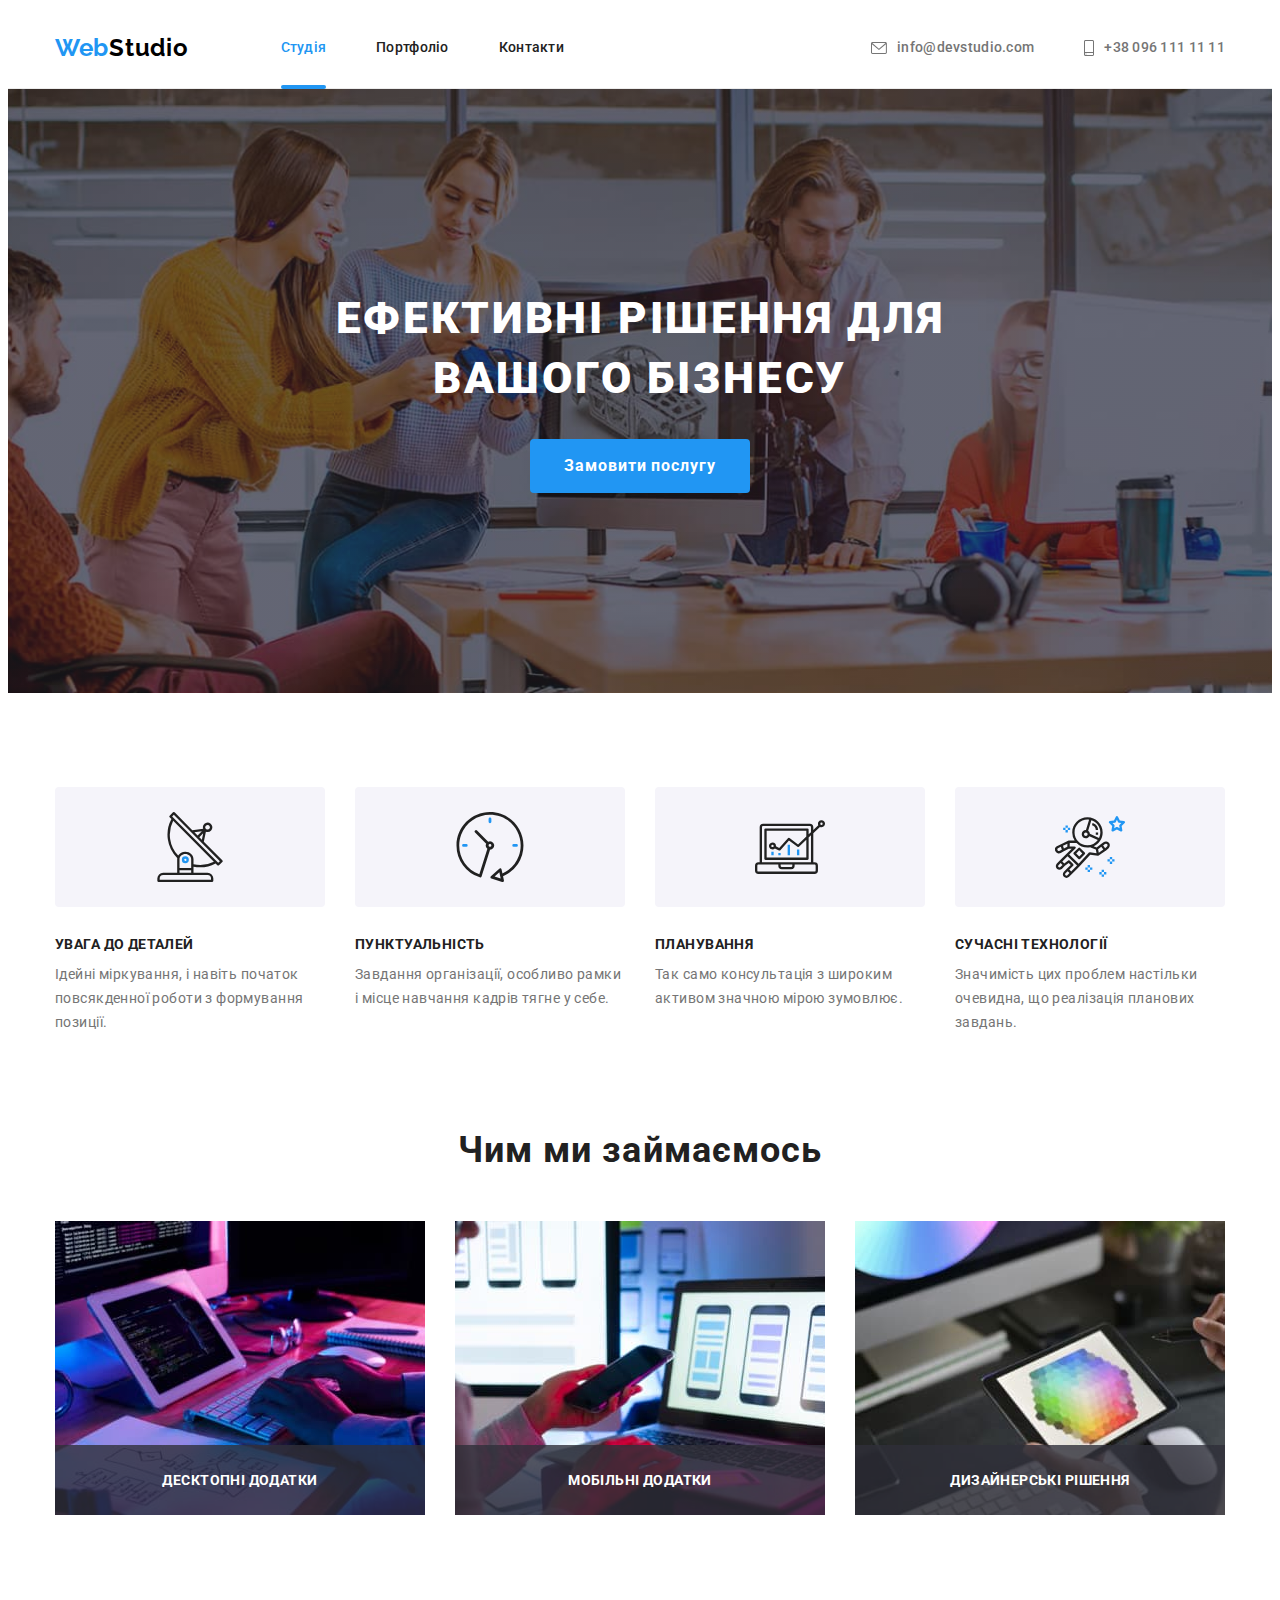
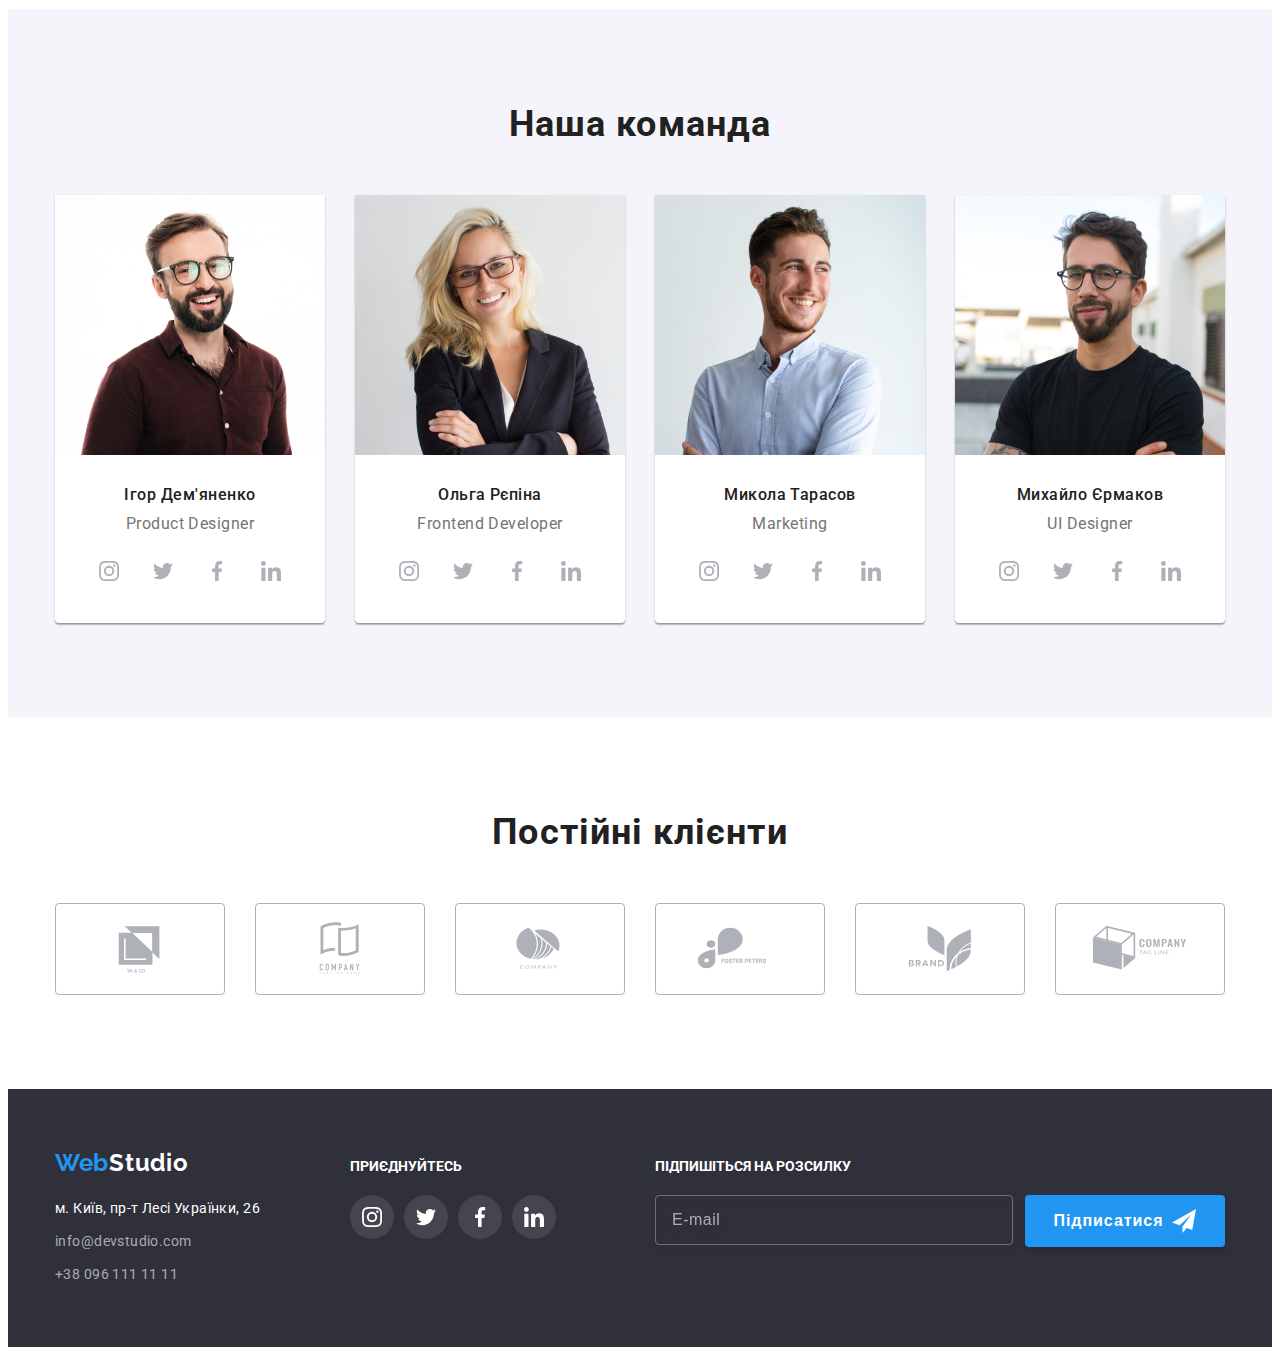
<file: index.html>
<!DOCTYPE html>
<html lang="uk">
  <head>
    <meta charset="UTF-8" />
    <meta http-equiv="X-UA-Compatible" content="IE=edge" />
    <meta name="viewport" content="width=device-width, initial-scale=1.0" />
    <title>webstudio</title>
    <link rel="preconnect" href="https://fonts.googleapis.com" />
    <link rel="preconnect" href="https://fonts.gstatic.com" crossorigin />
    <link
      href="https://fonts.googleapis.com/css2?family=Raleway:wght@700&family=Roboto:wght@400;500;700;900&display=swap"
      rel="stylesheet"
    />
    <link
      rel="stylesheet"
      href="https://cdnjs.cloudflare.com/ajax/libs/modern-normalize/1.1.0/modern-normalize.min.css"
      integrity="sha512-wpPYUAdjBVSE4KJnH1VR1HeZfpl1ub8YT/NKx4PuQ5NmX2tKuGu6U/JRp5y+Y8XG2tV+wKQpNHVUX03MfMFn9Q=="
      crossorigin="anonymous"
      referrerpolicy="no-referrer"
    />
    <!--<link rel="stylesheet" href="./css/styles.css" />-->
    <link rel="stylesheet" href="./css/main.min.css" />
  </head>
  <body>
    <header class="header">
      <div class="container header__container">
        <nav class="menu">
          <div class="logo">
            <a
              class="logo navigation__logo navigation__logo--color-dark link"
              href="./index.html"
              ><span class="navigation__logo-accent">Web</span>Studio</a
            >
          </div>
          <button
            class="menu__button"
            aria-expanded="false"
            aria-controls="menu__mobile-list"
            type="button"
            data-menu__button
          >
            <svg
              width="40px"
              height="40px"
              aria-label="Перемикач мобільного меню"
            >
              <use
                class="menu__button-close"
                href="./images/icons.svg#header-menu-close"
              ></use>
              <use
                class="menu__button-open"
                href="./images/icons.svg#header-menu"
              ></use>
            </svg>
          </button>
          <div class="menu__mobile-list" id="menu__mobile-list" data-menu>
            <ul class="menu__list list">
              <li class="menu__item">
                <a href="./index.html" class="link menu__link current"
                  >Студія</a
                >
              </li>
              <li class="menu__item">
                <a href="./portfolio.html" class="link menu__link">Портфоліо</a>
              </li>
              <li class="menu__item">
                <a href="" class="link menu__link">Контакти</a>
              </li>
            </ul>
            <ul class="contacts contacts__block list">
              <li class="contacts__item">
                <a href="mailto:info@devstudio.com" class="link contacts__link">
                  <svg
                    class="icon contacts__icon"
                    aria-hidden="true"
                    width="16"
                    height="12"
                  >
                    <use href="./images/icons.svg#icon-mail"></use>
                  </svg>
                  info@devstudio.com</a
                >
              </li>
              <li class="contacts__item">
                <a
                  href="tel:+380961111111"
                  class="link contacts__link contacts__link-accent"
                >
                  <svg
                    class="icon contacts__icon"
                    aria-hidden="true"
                    width="10"
                    height="16"
                  >
                    <use href="./images/icons.svg#icon-smartphone"></use>
                  </svg>
                  +38 096 111 11 11</a
                >
              </li>
            </ul>
            <ul class="social-mobile list">
              <li class="social-mobile__link-wrap">
                <a
                  class="link social-mobile__link social-mobile__link--line"
                  href="#"
                  >Instagram</a
                >
              </li>
              <li class="social-mobile__link-wrap">
                <a
                  class="link social-mobile__link social-mobile__link--line"
                  href="#"
                  >Twitter</a
                >
              </li>
              <li class="social-mobile__link-wrap">
                <a
                  class="link social-mobile__link social-mobile__link--line"
                  href="#"
                  >Facebook</a
                >
              </li>
              <li class="social-mobile__link-wrap">
                <a class="link social-mobile__link" href="#">LinkedIn</a>
              </li>
            </ul>
          </div>
        </nav>
      </div>
    </header>
    <main class="main">
      <section class="section-hero">
        <h1 class="section-hero__title">
          Ефективні рішення для <br />
          вашого бізнесу
        </h1>
        <button class="btn section-hero__btn" type="button" data-modal-open>
          Замовити послугу
        </button>
      </section>
      <section class="card section">
        <div class="card__list container">
          <h2 class="subject visually-hidden">наші переваги</h2>
          <ul class="card__item list">
            <li class="card__wrap">
              <div class="card__icon">
                <svg width="70" height="70">
                  <use href="./images/icons.svg#icon-antenna"></use>
                </svg>
              </div>
              <h3 class="card__subtitle">Увага до деталей</h3>
              <p class="card__text">
                Ідейні міркування, і навіть початок повсякденної роботи з
                формування позиції.
              </p>
            </li>
            <li class="card__wrap">
              <div class="card__icon">
                <svg width="70" height="70">
                  <use href="./images/icons.svg#icon-clock"></use>
                </svg>
              </div>
              <h3 class="card__subtitle">Пунктуальність</h3>
              <p class="card__text">
                Завдання організації, особливо рамки і місце навчання кадрів
                тягне у себе.
              </p>
            </li>
            <li class="card__wrap">
              <div class="card__icon">
                <svg width="70" height="70">
                  <use href="./images/icons.svg#icon-diagram"></use>
                </svg>
              </div>
              <h3 class="card__subtitle">Планування</h3>
              <p class="card__text">
                Так само консультація з широким активом значною мірою зумовлює.
              </p>
            </li>
            <li class="card__wrap">
              <div class="card__icon">
                <svg width="70" height="70">
                  <use href="./images/icons.svg#icon-astronaut"></use>
                </svg>
              </div>
              <h3 class="card__subtitle">Сучасні технології</h3>
              <p class="card__text">
                Значимість цих проблем настільки очевидна, що реалізація
                планових завдань.
              </p>
            </li>
          </ul>
        </div>
      </section>
      <section class="section section-work">
        <div class="container">
          <h3 class="middle-section">Чим ми займаємось</h3>
          <ul class="work-list list">
            <li>
              <img
                srcset="
                  ./images/hw_img1_1x.jpg 1x,
                  ./images/hw_img1_2x.jpg 2x,
                  ./images/hw_img1_3x.jpg 3x
                "
                src="./images/hw_img1_1x.jpg"
                alt="людина програмує перед монітором"
                width="370"
              />
              <div class="work-label">
                <h4 class="work-title">Десктопні додатки</h4>
              </div>
            </li>
            <li>
              <img
                srcset="
                  ./images/hw_img2_1x.jpg 1x,
                  ./images/hw_img2_2x.jpg 2x,
                  ./images/hw_img2_3x.jpg 3x
                "
                src="./images/hw_img2_1x.jpg"
                alt="людина працює за ноутбуком та смартфоном"
                width="370"
              />
              <div class="work-label">
                <h4 class="work-title">Мобільні додатки</h4>
              </div>
            </li>
            <li>
              <img
                srcset="
                  ./images/hw_img3_1x.jpg 1x,
                  ./images/hw_img3_2x.jpg 2x,
                  ./images/hw_img3_3x.jpg 3x
                "
                src="./images/hw_img3_1x.jpg"
                alt="людина працює на планшеті"
                width="370"
              />
              <div class="work-label">
                <h4 class="work-title">Дизайнерські рішення</h4>
              </div>
            </li>
          </ul>
        </div>
      </section>
      <section class="team section">
        <div class="team__section container">
          <h2 class="team__title">Наша команда</h2>
          <ul class="team__item list">
            <li class="team__list">
              <picture>
                <source
                  srcset="
                    ./images/worker1_270_1x.jpg 1x,
                    ./images/worker1_270_2x.jpg 2x,
                    ./images/worker1_270_3x.jpg 3x
                  "
                  media="(min-width: 1200px)"
                />
                <source
                  srcset="
                    ./images/worker1_354_1x.jpg 1x,
                    ./images/worker1_354_2x.jpg 2x,
                    ./images/worker1_354_3x.jpg 3x
                  "
                  media="(min-width: 768px)"
                />
                <source
                  srcset="
                    ./images/worker1_450_1x.jpg 1x,
                    ./images/worker1_450_2x.jpg 2x,
                    ./images/worker1_450_3x.jpg 3x
                  "
                  media="(max-width: 767px)"
                />
                <img
                  src="./images/worker1_450_1x.jpg"
                  alt="чоловік в окулярах"
                />
              </picture>
              <div class="team__name">
                <h3 class="team__subtitle">Ігор Дем'яненко</h3>
                <p class="team__text">Product Designer</p>
                <ul class="social list">
                  <li class="social__list">
                    <a
                      href="#"
                      class="social__link link"
                      target="_blank"
                      rel="noopener noreferrer nofollow"
                    >
                      <svg class="social__icon" width="20" height="20">
                        <use href="./images/icons.svg#icon-instagram"></use>
                      </svg>
                    </a>
                  </li>
                  <li class="social__list">
                    <a
                      href="#"
                      class="social__link link"
                      target="_blank"
                      rel="noopener noreferrer nofollow"
                    >
                      <svg class="social__icon" width="20" height="20">
                        <use href="./images/icons.svg#icon-twitter"></use>
                      </svg>
                    </a>
                  </li>
                  <li class="social__list">
                    <a
                      href="#"
                      class="social__link link"
                      target="_blank"
                      rel="noopener noreferrer nofollow"
                    >
                      <svg class="social__icon" width="20" height="20">
                        <use href="./images/icons.svg#icon-facebook"></use>
                      </svg>
                    </a>
                  </li>
                  <li class="social__list">
                    <a
                      href="#"
                      class="social__link link"
                      target="_blank"
                      rel="noopener noreferrer nofollow"
                    >
                      <svg class="social__icon" width="20" height="20">
                        <use href="./images/icons.svg#icon-linkedin"></use>
                      </svg>
                    </a>
                  </li>
                </ul>
              </div>
            </li>
            <li class="team__list">
              <picture>
                <source
                  srcset="
                    ./images/worker2_270_1x.jpg 1x,
                    ./images/worker2_270_2x.jpg 2x,
                    ./images/worker2_270_3x.jpg 3x
                  "
                  media="(min-width: 1200px)"
                />
                <source
                  srcset="
                    ./images/worker2_354_1x.jpg 1x,
                    ./images/worker2_354_2x.jpg 2x,
                    ./images/worker2_354_3x.jpg 3x
                  "
                  media="(min-width: 768px)"
                />
                <source
                  srcset="
                    ./images/worker2_450_1x.jpg 1x,
                    ./images/worker2_450_2x.jpg 2x,
                    ./images/worker2_450_3x.jpg 3x
                  "
                  media="(max-width: 767px)"
                />
                <img src="./images/worker2_450_1x.jpg" alt="жінка в окулярах" />
              </picture>
              <div class="team__name">
                <h3 class="team__subtitle">Ольга Рєпіна</h3>
                <p class="team__text">Frontend Developer</p>
                <ul class="social list">
                  <li class="social__list">
                    <a
                      href="#"
                      class="social__link link"
                      target="_blank"
                      rel="noopener noreferrer nofollow"
                    >
                      <svg class="social__icon" width="20" height="20">
                        <use href="./images/icons.svg#icon-instagram"></use>
                      </svg>
                    </a>
                  </li>
                  <li class="social__list">
                    <a
                      href="#"
                      class="social__link link"
                      target="_blank"
                      rel="noopener noreferrer nofollow"
                    >
                      <svg class="social__icon" width="20" height="20">
                        <use href="./images/icons.svg#icon-twitter"></use>
                      </svg>
                    </a>
                  </li>
                  <li class="social__list">
                    <a
                      href="#"
                      class="social__link link"
                      target="_blank"
                      rel="noopener noreferrer nofollow"
                    >
                      <svg class="social__icon" width="20" height="20">
                        <use href="./images/icons.svg#icon-facebook"></use>
                      </svg>
                    </a>
                  </li>
                  <li class="social__list">
                    <a
                      href="#"
                      class="social__link link"
                      target="_blank"
                      rel="noopener noreferrer nofollow"
                    >
                      <svg class="social__icon" width="20" height="20">
                        <use href="./images/icons.svg#icon-linkedin"></use>
                      </svg>
                    </a>
                  </li>
                </ul>
              </div>
            </li>
            <li class="team__list">
              <picture>
                <source
                  srcset="
                    ./images/worker3_270_1x.jpg 1x,
                    ./images/worker3_270_2x.jpg 2x,
                    ./images/worker3_270_3x.jpg 3x
                  "
                  media="(min-width: 1200px)"
                />
                <source
                  srcset="
                    ./images/worker3_354_1x.jpg 1x,
                    ./images/worker3_354_2x.jpg 2x,
                    ./images/worker3_354_3x.jpg 3x
                  "
                  media="(min-width: 768px)"
                />
                <source
                  srcset="
                    ./images/worker3_450_1x.jpg 1x,
                    ./images/worker3_450_2x.jpg 2x,
                    ./images/worker3_450_3x.jpg 3x
                  "
                  media="(max-width: 767px)"
                />
                <img
                  src="./images/worker3_450_1x.jpg"
                  alt="хлопець посміхається"
                />
              </picture>
              <div class="team__name">
                <h3 class="team__subtitle">Микола Тарасов</h3>
                <p class="team__text">Marketing</p>
                <ul class="social list">
                  <li class="social__list">
                    <a
                      href="#"
                      class="social__link link"
                      target="_blank"
                      rel="noopener noreferrer nofollow"
                    >
                      <svg class="social__icon" width="20" height="20">
                        <use href="./images/icons.svg#icon-instagram"></use>
                      </svg>
                    </a>
                  </li>
                  <li class="social__list">
                    <a
                      href="#"
                      class="social__link link"
                      target="_blank"
                      rel="noopener noreferrer nofollow"
                    >
                      <svg class="social__icon" width="20" height="20">
                        <use href="./images/icons.svg#icon-twitter"></use>
                      </svg>
                    </a>
                  </li>
                  <li class="social__list">
                    <a
                      href="#"
                      class="social__link link"
                      target="_blank"
                      rel="noopener noreferrer nofollow"
                    >
                      <svg class="social__icon" width="20" height="20">
                        <use href="./images/icons.svg#icon-facebook"></use>
                      </svg>
                    </a>
                  </li>
                  <li class="social__list">
                    <a
                      href="#"
                      class="social__link link"
                      target="_blank"
                      rel="noopener noreferrer nofollow"
                    >
                      <svg class="social__icon" width="20" height="20">
                        <use href="./images/icons.svg#icon-linkedin"></use>
                      </svg>
                    </a>
                  </li>
                </ul>
              </div>
            </li>
            <li class="team__list">
              <picture>
                <source
                  srcset="
                    ./images/worker4_270_1x.jpg 1x,
                    ./images/worker4_270_2x.jpg 2x,
                    ./images/worker4_270_3x.jpg 3x
                  "
                  media="(min-width: 1200px)"
                />
                <source
                  srcset="
                    ./images/worker4_354_1x.jpg 1x,
                    ./images/worker4_354_2x.jpg 2x,
                    ./images/worker4_354_3x.jpg 3x
                  "
                  media="(min-width: 768px)"
                />
                <source
                  srcset="
                    ./images/worker4_450_1x.jpg 1x,
                    ./images/worker4_450_2x.jpg 2x,
                    ./images/worker4_450_3x.jpg 3x
                  "
                  media="(max-width: 767px)"
                />
                <img
                  src="./images/worker4_450_1x.jpg"
                  alt="чоловік в окулярах"
                />
              </picture>
              <div class="team__name">
                <h3 class="team__subtitle">Михайло Єрмаков</h3>
                <p class="team__text">UI Designer</p>
                <ul class="social list">
                  <li class="social__list">
                    <a
                      href="#"
                      class="social__link link"
                      target="_blank"
                      rel="noopener noreferrer nofollow"
                    >
                      <svg class="social__icon" width="20" height="20">
                        <use href="./images/icons.svg#icon-instagram"></use>
                      </svg>
                    </a>
                  </li>
                  <li class="social__list">
                    <a
                      href="#"
                      class="social__link link"
                      target="_blank"
                      rel="noopener noreferrer nofollow"
                    >
                      <svg class="social__icon" width="20" height="20">
                        <use href="./images/icons.svg#icon-twitter"></use>
                      </svg>
                    </a>
                  </li>
                  <li class="social__list">
                    <a
                      href="#"
                      class="social__link link"
                      target="_blank"
                      rel="noopener noreferrer nofollow"
                    >
                      <svg class="social__icon" width="20" height="20">
                        <use href="./images/icons.svg#icon-facebook"></use>
                      </svg>
                    </a>
                  </li>
                  <li class="social__list">
                    <a
                      href="#"
                      class="social__link link"
                      target="_blank"
                      rel="noopener noreferrer nofollow"
                    >
                      <svg class="social__icon" width="20" height="20">
                        <use href="./images/icons.svg#icon-linkedin"></use>
                      </svg>
                    </a>
                  </li>
                </ul>
              </div>
            </li>
          </ul>
        </div>
      </section>
      <section class="clients-section section">
        <div class="container">
          <h2 class="clients-title">Постійні клієнти</h2>
          <ul class="clients-list list">
            <li class="clients-item">
              <a href="#" class="clients-link link">
                <svg class="clients-icon" width="106" height="60">
                  <use href="./images/icons.svg#icon-logo1"></use>
                </svg>
              </a>
            </li>
            <li class="clients-item">
              <a href="#" class="clients-link link">
                <svg class="clients-icon" width="106" height="60">
                  <use href="./images/icons.svg#icon-logo2"></use>
                </svg>
              </a>
            </li>
            <li class="clients-item">
              <a href="#" class="clients-link link">
                <svg class="clients-icon" width="106" height="60">
                  <use href="./images/icons.svg#icon-logo3"></use>
                </svg>
              </a>
            </li>
            <li class="clients-item">
              <a href="#" class="clients-link link">
                <svg class="clients-icon" width="106" height="60">
                  <use href="./images/icons.svg#icon-logo4"></use>
                </svg>
              </a>
            </li>
            <li class="clients-item">
              <a href="#" class="clients-link link">
                <svg class="clients-icon" width="106" height="60">
                  <use href="./images/icons.svg#icon-logo5"></use>
                </svg>
              </a>
            </li>
            <li class="clients-item">
              <a href="#" class="clients-link link">
                <svg class="clients-icon" width="106" height="60">
                  <use href="./images/icons.svg#icon-logo6"></use>
                </svg>
              </a>
            </li>
          </ul>
        </div>
      </section>
    </main>
    <footer class="footer">
      <div class="footer__container container">
        <div class="footer__wrap">
          <div class="footer__logo-block">
            <a
              class="navigation__logo navigation__logo--color-light link"
              href="./index.html"
              ><span class="navigation__logo-accent">Web</span>Studio</a
            >
          </div>
          <address class="address">
            <ul class="address__list list">
              <li class="address__item">
                <a
                  class="address__map"
                  href="https://goo.gl/maps/CPtrU1FHBa2aNyZL9"
                  target="_blank"
                  rel="noopener noreferrer nofollow"
                >
                  м. Київ, пр-т Лесі Українки, 26</a
                >
              </li>
              <li class="address__item">
                <a class="address__contact" href="mailto:info@devstudio.com"
                  >info@devstudio.com</a
                >
              </li>
              <li class="address__item">
                <a class="address__contact" href="tel:+380961111111"
                  >+38 096 111 11 11</a
                >
              </li>
            </ul>
          </address>
        </div>
        <div class="footer-social">
          <p class="footer-social-title">приєднуйтесь</p>
          <ul class="footer-social__list list">
            <li class="footer-social__item">
              <a
                href="#"
                class="footer-social__link link"
                target="_blank"
                rel="noopener noreferrer nofollow"
              >
                <svg class="footer-social__icon" width="20" height="20">
                  <use href="./images/icons.svg#icon-instagram"></use>
                </svg>
              </a>
            </li>
            <li class="footer-social__item">
              <a
                href="#"
                class="footer-social__link link"
                target="_blank"
                rel="noopener noreferrer nofollow"
              >
                <svg class="footer-social__icon" width="20" height="20">
                  <use href="./images/icons.svg#icon-twitter"></use>
                </svg>
              </a>
            </li>
            <li class="footer-social__item">
              <a
                href="#"
                class="footer-social__link link"
                target="_blank"
                rel="noopener noreferrer nofollow"
              >
                <svg class="footer-social__icon" width="20" height="20">
                  <use href="./images/icons.svg#icon-facebook"></use>
                </svg>
              </a>
            </li>
            <li class="footer-social__item">
              <a
                href="#"
                class="footer-social__link link"
                target="_blank"
                rel="noopener noreferrer nofollow"
              >
                <svg class="footer-social__icon" width="20" height="20">
                  <use href="./images/icons.svg#icon-linkedin"></use>
                </svg>
              </a>
            </li>
          </ul>
        </div>
        <div class="footer-subscription">
          <p class="footer-social-title">Підпишіться на розсилку</p>
          <form class="form-footer">
            <label class="form-footer__label">
              <input
                class="form-footer__input"
                type="email"
                name="user-footer-mail"
                placeholder="E-mail"
              />
            </label>
            <div class="form-footer__btn-block">
              <button
                class="form-footer__submit-btn"
                type="submit"
                name="submit-btn"
              >
                Підписатися
                <svg class="form-footer__submit-icon" width="24" height="24">
                  <use href="./images/icons.svg#icon-icon-send"></use>
                </svg>
              </button>
            </div>
          </form>
        </div>
      </div>
    </footer>
    <div class="backdrop is-hidden" data-modal>
      <div class="modal">
        <button type="button" class="modal__close-btn" data-modal-close>
          <svg class="modal-clos-icon" width="18" height="18">
            <use href="./images/icons.svg#icon-modal-close"></use>
          </svg>
        </button>
        <p class="modal__title">Залиште свої дані, ми вам передзвонимо</p>
        <form class="modal__form">
          <div class="input-wrap">
            <label>
              <span class="input-title">Ім'я</span>
              <span class="input-text">
                <input
                  type="text"
                  name="user-name"
                  class="modal-input"
                  required
                />
                <svg class="modal-icon" width="18" height="18">
                  <use href="./images/icons.svg#icon-person-black"></use>
                </svg>
              </span>
            </label>
          </div>
          <div class="input-wrap">
            <label>
              <span class="input-title">Телефон</span>
              <span class="input-text">
                <input
                  type="tel"
                  name="user-tel"
                  class="modal-input"
                  required
                />
                <svg class="modal-icon" width="18" height="18">
                  <use href="./images/icons.svg#icon-phone-black"></use>
                </svg>
              </span>
            </label>
          </div>
          <div class="input-wrap">
            <label>
              <span class="input-title">Пошта</span>
              <span class="input-text">
                <input
                  type="email"
                  name="user-mail"
                  class="modal-input"
                  required
                />
                <svg class="modal-icon" width="18" height="18">
                  <use href="./images/icons.svg#icon-email-black"></use>
                </svg>
              </span>
            </label>
          </div>
          <label>
            <span class="input-title">Коментар</span>
            <textarea
              name="feedback"
              placeholder="Введіть текст"
              class="modal-input-textarea"
            ></textarea>
          </label>
          <div class="chekbox">
            <label class="chekbox-label">
              <input class="chekbox-input" type="checkbox" name="policy" />
              <svg class="chekbox-icon" width="16" height="15">
                <use href="./images/icons.svg#icon-check"></use>
              </svg>
              Погоджуюся з розсилкою та приймаю &nbsp;
              <a class="policy-link" href="">Умови договору</a>
            </label>
          </div>
          <button type="submit" class="modal__form-btn btn">Відправити</button>
        </form>
      </div>
    </div>
    <script src="./js/menu.js"></script>
    <script src="./js/modal.js"></script>
  </body>
</html>
</file>
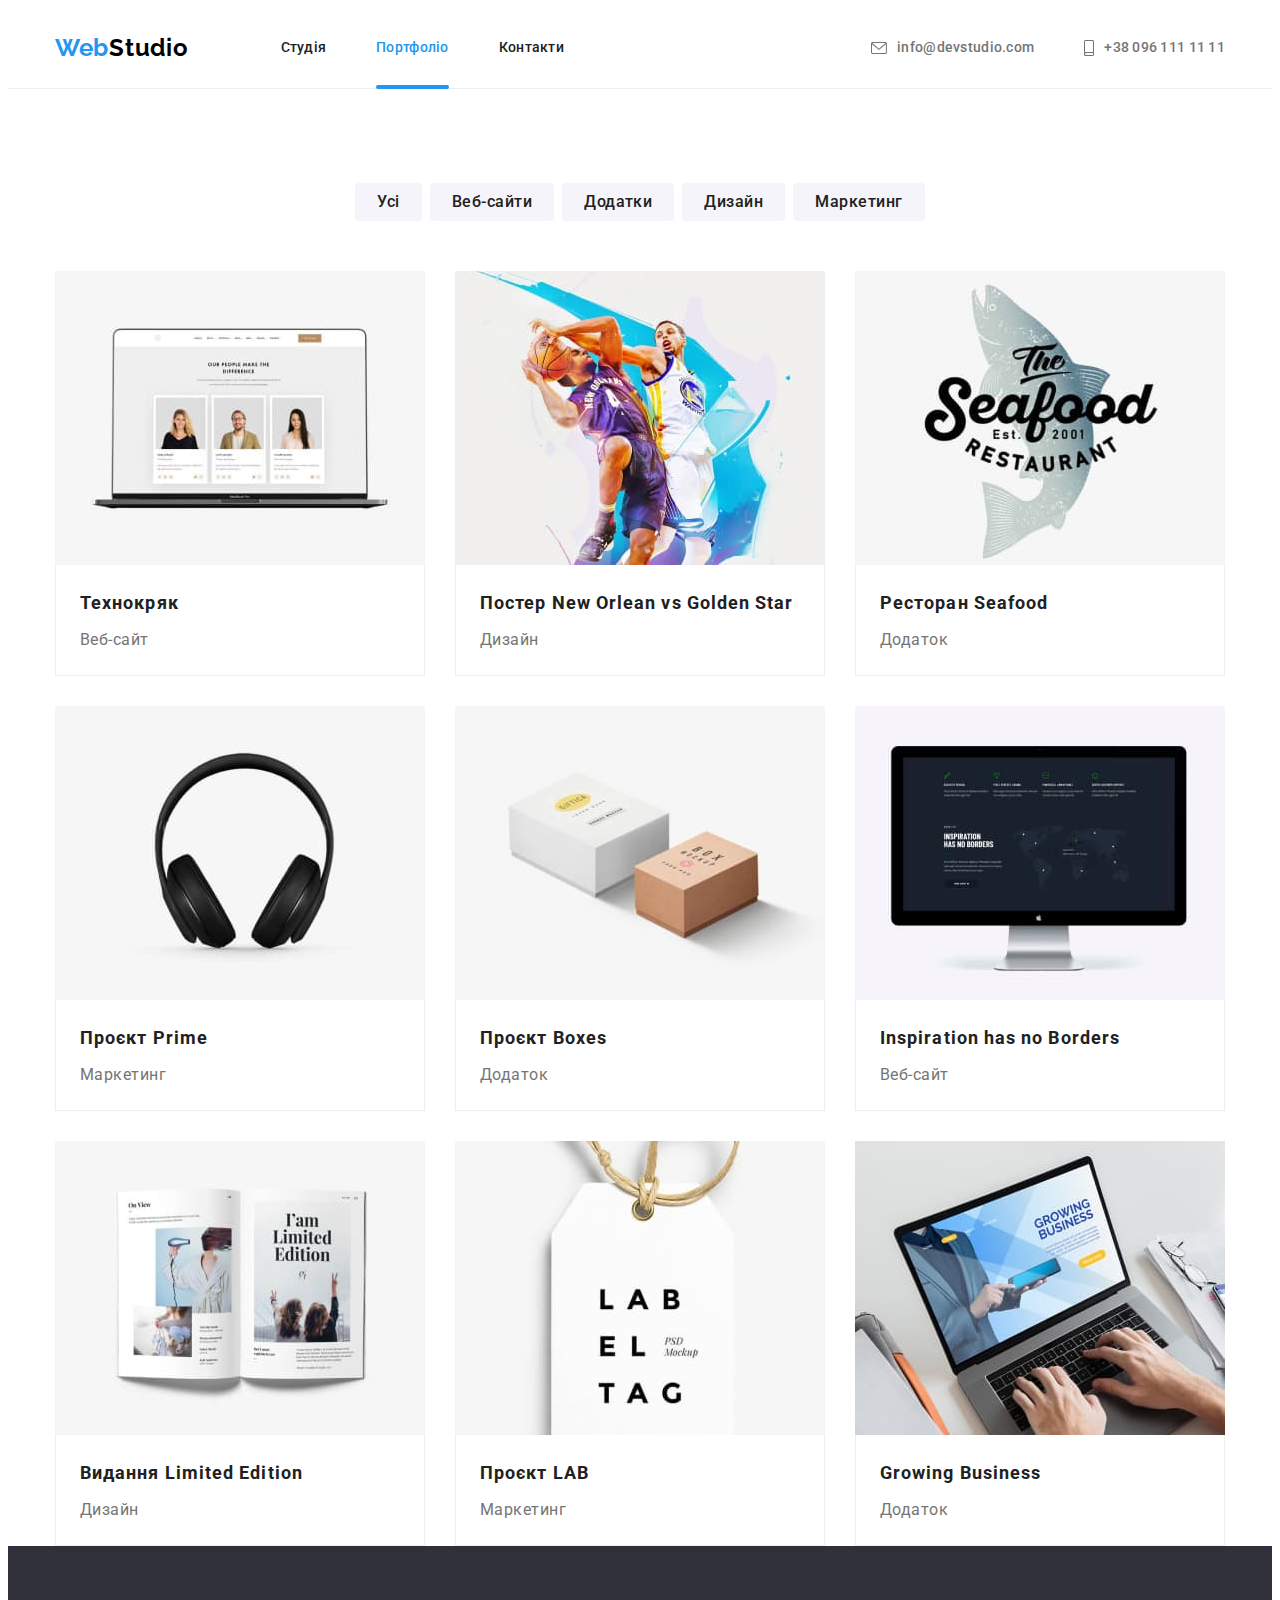
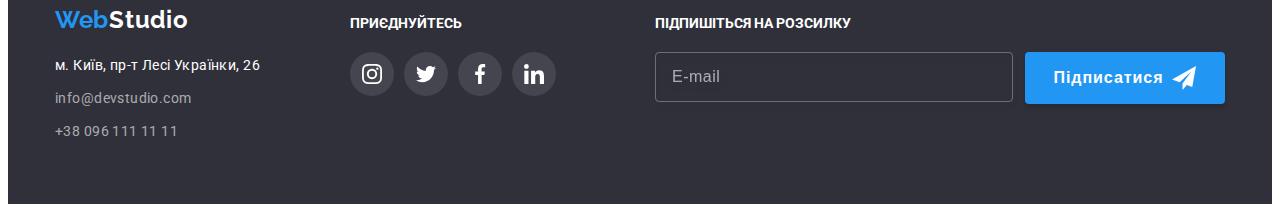
<file: portfolio.html>
<!DOCTYPE html>
<html lang="uk">
  <head>
    <meta charset="UTF-8" />
    <meta http-equiv="X-UA-Compatible" content="IE=edge" />
    <meta name="viewport" content="width=device-width, initial-scale=1.0" />
    <title>Portfolio</title>
    <link rel="preconnect" href="https://fonts.googleapis.com" />
    <link rel="preconnect" href="https://fonts.gstatic.com" crossorigin />
    <link
      href="https://fonts.googleapis.com/css2?family=Raleway:wght@700&family=Roboto:wght@400;500;700;900&display=swap"
      rel="stylesheet"
    />
    <link
      rel="stylesheet"
      href="https://cdnjs.cloudflare.com/ajax/libs/modern-normalize/1.1.0/modern-normalize.min.css"
      integrity="sha512-wpPYUAdjBVSE4KJnH1VR1HeZfpl1ub8YT/NKx4PuQ5NmX2tKuGu6U/JRp5y+Y8XG2tV+wKQpNHVUX03MfMFn9Q=="
      crossorigin="anonymous"
      referrerpolicy="no-referrer"
    />
    <!--<link rel="stylesheet" href="./css/styles.css" />-->
    <link rel="stylesheet" href="./css/main.min.css" />
  </head>
  <body class="body">
    <header class="header">
      <div class="container header__container">
        <nav class="menu">
          <div class="logo">
            <a
              class="logo navigation__logo navigation__logo--color-dark link"
              href="./index.html"
              ><span class="navigation__logo-accent">Web</span>Studio</a
            >
          </div>
          <button
            class="menu__button"
            aria-expanded="false"
            aria-controls="menu__mobile-list"
            type="button"
            data-menu__button
          >
            <svg
              width="40px"
              height="40px"
              aria-label="Перемикач мобільного меню"
            >
              <use
                class="menu__button-close"
                href="./images/icons.svg#header-menu-close"
              ></use>
              <use
                class="menu__button-open"
                href="./images/icons.svg#header-menu"
              ></use>
            </svg>
          </button>
          <div class="menu__mobile-list" id="menu__mobile-list" data-menu>
            <ul class="menu__list list">
              <li class="menu__item">
                <a href="./index.html" class="link menu__link">Студія</a>
              </li>
              <li class="menu__item">
                <a href="./portfolio.html" class="link menu__link current"
                  >Портфоліо</a
                >
              </li>
              <li class="menu__item">
                <a href="" class="link menu__link">Контакти</a>
              </li>
            </ul>
            <ul class="contacts contacts__block list">
              <li class="contacts__item">
                <a href="mailto:info@devstudio.com" class="link contacts__link">
                  <svg
                    class="icon contacts__icon"
                    aria-hidden="true"
                    width="16px"
                    height="12px"
                  >
                    <use href="./images/icons.svg#icon-mail"></use>
                  </svg>
                  info@devstudio.com</a
                >
              </li>
              <li class="contacts__item">
                <a href="tel:+380961111111" class="link contacts__link">
                  <svg
                    class="icon contacts__icon"
                    aria-hidden="true"
                    width="10px"
                    height="16px"
                  >
                    <use href="./images/icons.svg#icon-smartphone"></use>
                  </svg>
                  +38 096 111 11 11</a
                >
              </li>
            </ul>
            <ul class="social-mobile list">
              <li class="social-mobile__link-wrap">
                <a
                  class="link social-mobile__link social-mobile__link--line"
                  href="#"
                  >Instagram</a
                >
              </li>
              <li class="social-mobile__link-wrap">
                <a
                  class="link social-mobile__link social-mobile__link--line"
                  href="#"
                  >Twitter</a
                >
              </li>
              <li class="social-mobile__link-wrap">
                <a
                  class="link social-mobile__link social-mobile__link--line"
                  href="#"
                  >Facebook</a
                >
              </li>
              <li class="social-mobile__link-wrap">
                <a class="link social-mobile__link" href="#">LinkedIn</a>
              </li>
            </ul>
          </div>
        </nav>
      </div>
    </header>
    <main>
      <section class="section section-filter">
        <div class="project-container container">
          <ul class="filter-list list">
            <li class="filter-item">
              <button class="filter-btn" type="button">Усі</button>
            </li>
            <li class="filter-item">
              <button class="filter-btn" type="button">Веб-сайти</button>
            </li>
            <li class="filter-item">
              <button class="filter-btn" type="button">Додатки</button>
            </li>
            <li class="filter-item">
              <button class="filter-btn" type="button">Дизайн</button>
            </li>
            <li class="filter-item">
              <button class="filter-btn" type="button">Маркетинг</button>
            </li>
          </ul>
          <h1 class="project-title link">Наші проекти</h1>
          <ul class="project-list list">
            <li class="project-item">
              <a class="project-link" href="#">
                <div class="portfolio-top-wrap">
                  <picture>
                    <source
                      srcset="
                        ./images/portf-img1-370_1x.jpg 1x,
                        ./images/portf-img1-370_2x.jpg 2x,
                        ./images/portf-img1-370_3x.jpg 3x
                      "
                      media="(min-width: 1200px)"
                    />
                    <source
                      srcset="
                        ./images/portf-img1-354_1x.jpg 1x,
                        ./images/portf-img1-354_2x.jpg 2x,
                        ./images/portf-img1-354_3x.jpg 3x
                      "
                      media="(min-width: 768px)"
                    />
                    <source
                      srcset="
                        ./images/portf-img1-450_1x.jpg 1x,
                        ./images/portf-img1-450_2x.jpg 2x,
                        ./images/portf-img1-450_3x.jpg 3x
                      "
                      media="(max-width: 767px)"
                    />
                    <img
                      src="./images/portf-img1-450_1x.jpg"
                      alt="екран ноутбука із зображенням фото людей"
                    />
                  </picture>
                  <p class="portfolio-text">
                    Ресурс пропонує комплексні пропозиції з різним рівнем
                    функціоналу та сервісів. Все це дозволить відвідувачу
                    отримати вичерпні відомості про компанію чи приватну особу.
                  </p>
                </div>
                <div class="project-content content">
                  <h3 class="project-caption">Технокряк</h3>
                  <p class="project-text">Веб-сайт</p>
                </div>
              </a>
            </li>
            <li class="project-item">
              <a class="project-link" href="#">
                <div class="portfolio-top-wrap">
                  <picture>
                    <source
                      srcset="
                        ./images/portf-img2-370_1x.jpg 1x,
                        ./images/portf-img2-370_2x.jpg 2x,
                        ./images/portf-img2-370_3x.jpg 3x
                      "
                      media="(min-width: 1200px)"
                    />
                    <source
                      srcset="
                        ./images/portf-img2-354_1x.jpg 1x,
                        ./images/portf-img2-354_2x.jpg 2x,
                        ./images/portf-img2-354_3x.jpg 3x
                      "
                      media="(min-width: 768px)"
                    />
                    <source
                      srcset="
                        ./images/portf-img2-450_1x.jpg 1x,
                        ./images/portf-img2-450_2x.jpg 2x,
                        ./images/portf-img2-450_3x.jpg 3x
                      "
                      media="(max-width: 767px)"
                    />
                    <img
                      src="./images/portf-img2-450_1x.jpg"
                      alt="два баскетболіста в
            боротьбі"
                    />
                  </picture>
                  <p class="portfolio-text">
                    Ресурс пропонує комплексні пропозиції з різним рівнем
                    функціоналу та сервісів. Все це дозволить відвідувачу
                    отримати вичерпні відомості про компанію чи приватну особу.
                  </p>
                </div>
                <div class="project-content">
                  <h3 class="project-caption">
                    Постер New Orlean vs Golden Star
                  </h3>
                  <p class="project-text">Дизайн</p>
                </div>
              </a>
            </li>
            <li class="project-item">
              <a class="project-link" href="#">
                <div class="portfolio-top-wrap">
                  <picture>
                    <source
                      srcset="
                        ./images/portf-img3-370_1x.jpg 1x,
                        ./images/portf-img3-370_2x.jpg 2x,
                        ./images/portf-img3-370_3x.jpg 3x
                      "
                      media="(min-width: 1200px)"
                    />
                    <source
                      srcset="
                        ./images/portf-img3-354_1x.jpg 1x,
                        ./images/portf-img3-354_2x.jpg 2x,
                        ./images/portf-img3-354_3x.jpg 3x
                      "
                      media="(min-width: 768px)"
                    />
                    <source
                      srcset="
                        ./images/portf-img3-450_1x.jpg 1x,
                        ./images/portf-img3-450_2x.jpg 2x,
                        ./images/portf-img3-450_3x.jpg 3x
                      "
                      media="(max-width: 767px)"
                    />
                    <img src="./images/portf-img3-450_1x.jpg" alt="риба" />
                  </picture>
                  <p class="portfolio-text">
                    Ресурс пропонує комплексні пропозиції з різним рівнем
                    функціоналу та сервісів. Все це дозволить відвідувачу
                    отримати вичерпні відомості про компанію чи приватну особу.
                  </p>
                </div>
                <div class="project-content">
                  <h3 class="project-caption">Ресторан Seafood</h3>
                  <p class="project-text">Додаток</p>
                </div>
              </a>
            </li>
            <li class="project-item">
              <a class="project-link" href="#">
                <div class="portfolio-top-wrap">
                  <picture>
                    <source
                      srcset="
                        ./images/portf-img4-370_1x.jpg 1x,
                        ./images/portf-img4-370_2x.jpg 2x,
                        ./images/portf-img4-370_3x.jpg 3x
                      "
                      media="(min-width: 1200px)"
                    />
                    <source
                      srcset="
                        ./images/portf-img4-354_1x.jpg 1x,
                        ./images/portf-img4-354_2x.jpg 2x,
                        ./images/portf-img4-354_3x.jpg 3x
                      "
                      media="(min-width: 768px)"
                    />
                    <source
                      srcset="
                        ./images/portf-img4-450_1x.jpg 1x,
                        ./images/portf-img4-450_2x.jpg 2x,
                        ./images/portf-img4-450_3x.jpg 3x
                      "
                      media="(max-width: 767px)"
                    />
                    <img src="./images/portf-img4-450_1x.jpg" alt="навушники" />
                  </picture>
                  <p class="portfolio-text">
                    Ресурс пропонує комплексні пропозиції з різним рівнем
                    функціоналу та сервісів. Все це дозволить відвідувачу
                    отримати вичерпні відомості про компанію чи приватну особу.
                  </p>
                </div>
                <div class="project-content">
                  <h3 class="project-caption">Проєкт Prime</h3>
                  <p class="project-text">Маркетинг</p>
                </div>
              </a>
            </li>
            <li class="project-item">
              <a class="project-link" href="#">
                <div class="portfolio-top-wrap">
                  <picture>
                    <source
                      srcset="
                        ./images/portf-img5-370_1x.jpg 1x,
                        ./images/portf-img5-370_2x.jpg 2x,
                        ./images/portf-img5-370_3x.jpg 3x
                      "
                      media="(min-width: 1200px)"
                    />
                    <source
                      srcset="
                        ./images/portf-img5-354_1x.jpg 1x,
                        ./images/portf-img5-354_2x.jpg 2x,
                        ./images/portf-img5-354_3x.jpg 3x
                      "
                      media="(min-width: 768px)"
                    />
                    <source
                      srcset="
                        ./images/portf-img5-450_1x.jpg 1x,
                        ./images/portf-img5-450_2x.jpg 2x,
                        ./images/portf-img5-450_3x.jpg 3x
                      "
                      media="(max-width: 767px)"
                    />
                    <img
                      src="./images/portf-img5-450_1x.jpg"
                      alt="дві коробки"
                    />
                  </picture>
                  <p class="portfolio-text">
                    Ресурс пропонує комплексні пропозиції з різним рівнем
                    функціоналу та сервісів. Все це дозволить відвідувачу
                    отримати вичерпні відомості про компанію чи приватну особу.
                  </p>
                </div>
                <div class="project-content">
                  <h3 class="project-caption">Проєкт Boxes</h3>
                  <p class="project-text">Додаток</p>
                </div>
              </a>
            </li>
            <li class="project-item">
              <a class="project-link" href="#">
                <div class="portfolio-top-wrap">
                  <picture>
                    <source
                      srcset="
                        ./images/portf-img6-370_1x.jpg 1x,
                        ./images/portf-img6-370_2x.jpg 2x,
                        ./images/portf-img6-370_3x.jpg 3x
                      "
                      media="(min-width: 1200px)"
                    />
                    <source
                      srcset="
                        ./images/portf-img6-354_1x.jpg 1x,
                        ./images/portf-img6-354_2x.jpg 2x,
                        ./images/portf-img6-354_3x.jpg 3x
                      "
                      media="(min-width: 768px)"
                    />
                    <source
                      srcset="
                        ./images/portf-img6-450_1x.jpg 1x,
                        ./images/portf-img6-450_2x.jpg 2x,
                        ./images/portf-img6-450_3x.jpg 3x
                      "
                      media="(max-width: 767px)"
                    />
                    <img src="./images/portf-img6-450_1x.jpg" alt="монітор" />
                  </picture>
                  <p class="portfolio-text">
                    Ресурс пропонує комплексні пропозиції з різним рівнем
                    функціоналу та сервісів. Все це дозволить відвідувачу
                    отримати вичерпні відомості про компанію чи приватну особу.
                  </p>
                </div>
                <div class="project-content">
                  <h3 class="project-caption">Inspiration has no Borders</h3>
                  <p class="project-text">Веб-сайт</p>
                </div>
              </a>
            </li>
            <li class="project-item">
              <a class="project-link" href="#">
                <div class="portfolio-top-wrap">
                  <picture>
                    <source
                      srcset="
                        ./images/portf-img7-370_1x.jpg 1x,
                        ./images/portf-img7-370_2x.jpg 2x,
                        ./images/portf-img7-370_3x.jpg 3x
                      "
                      media="(min-width: 1200px)"
                    />
                    <source
                      srcset="
                        ./images/portf-img7-354_1x.jpg 1x,
                        ./images/portf-img7-354_2x.jpg 2x,
                        ./images/portf-img7-354_3x.jpg 3x
                      "
                      media="(min-width: 768px)"
                    />
                    <source
                      srcset="
                        ./images/portf-img7-450_1x.jpg 1x,
                        ./images/portf-img7-450_2x.jpg 2x,
                        ./images/portf-img7-450_3x.jpg 3x
                      "
                      media="(max-width: 767px)"
                    />
                    <img
                      src="./images/portf-img7-450_1x.jpg"
                      alt="розгорнута книга"
                    />
                  </picture>
                  <p class="portfolio-text">
                    Ресурс пропонує комплексні пропозиції з різним рівнем
                    функціоналу та сервісів. Все це дозволить відвідувачу
                    отримати вичерпні відомості про компанію чи приватну особу.
                  </p>
                </div>
                <div class="project-content">
                  <h3 class="project-caption">Видання Limited Edition</h3>
                  <p class="project-text">Дизайн</p>
                </div>
              </a>
            </li>
            <li class="project-item">
              <a class="project-link" href="#">
                <div class="portfolio-top-wrap">
                  <picture>
                    <source
                      srcset="
                        ./images/portf-img8-370_1x.jpg 1x,
                        ./images/portf-img8-370_2x.jpg 2x,
                        ./images/portf-img8-370_3x.jpg 3x
                      "
                      media="(min-width: 1200px)"
                    />
                    <source
                      srcset="
                        ./images/portf-img8-354_1x.jpg 1x,
                        ./images/portf-img8-354_2x.jpg 2x,
                        ./images/portf-img8-354_3x.jpg 3x
                      "
                      media="(min-width: 768px)"
                    />
                    <source
                      srcset="
                        ./images/portf-img8-450_1x.jpg 1x,
                        ./images/portf-img8-450_2x.jpg 2x,
                        ./images/portf-img8-450_3x.jpg 3x
                      "
                      media="(max-width: 767px)"
                    />
                    <img src="./images/portf-img8-450_1x.jpg" alt="етикетка" />
                  </picture>
                  <p class="portfolio-text">
                    Ресурс пропонує комплексні пропозиції з різним рівнем
                    функціоналу та сервісів. Все це дозволить відвідувачу
                    отримати вичерпні відомості про компанію чи приватну особу.
                  </p>
                </div>
                <div class="project-content">
                  <h3 class="project-caption">Проєкт LAB</h3>
                  <p class="project-text">Маркетинг</p>
                </div>
              </a>
            </li>
            <li class="project-item">
              <a class="project-link" href="#">
                <div class="portfolio-top-wrap">
                  <picture>
                    <source
                      srcset="
                        ./images/portf-img9-370_1x.jpg 1x,
                        ./images/portf-img9-370_2x.jpg 2x,
                        ./images/portf-img9-370_3x.jpg 3x
                      "
                      media="(min-width: 1200px)"
                    />
                    <source
                      srcset="
                        ./images/portf-img9-354_1x.jpg 1x,
                        ./images/portf-img9-354_2x.jpg 2x,
                        ./images/portf-img9-354_3x.jpg 3x
                      "
                      media="(min-width: 768px)"
                    />
                    <source
                      srcset="
                        ./images/portf-img9-450_1x.jpg 1x,
                        ./images/portf-img9-450_2x.jpg 2x,
                        ./images/portf-img9-450_3x.jpg 3x
                      "
                      media="(max-width: 767px)"
                    />
                    <img
                      src="./images/portf-img9-450_1x.jpg"
                      alt="людина працює за ноутбуком"
                    />
                  </picture>
                  <p class="portfolio-text">
                    Ресурс пропонує комплексні пропозиції з різним рівнем
                    функціоналу та сервісів. Все це дозволить відвідувачу
                    отримати вичерпні відомості про компанію чи приватну особу.
                  </p>
                </div>
                <div class="project-content">
                  <h3 class="project-caption link">Growing Business</h3>
                  <p class="project-text">Додаток</p>
                </div>
              </a>
            </li>
          </ul>
        </div>
      </section>
    </main>
    <footer class="footer">
      <div class="footer__container container">
        <div class="footer__wrap">
          <div class="footer__logo-block">
            <a
              class="navigation__logo navigation__logo--color-light link"
              href="./index.html"
              ><span class="navigation__logo-accent">Web</span>Studio</a
            >
          </div>
          <address class="address">
            <ul class="address__list list">
              <li class="address__item">
                <a
                  class="address__map"
                  href="https://goo.gl/maps/CPtrU1FHBa2aNyZL9"
                  target="_blank"
                  rel="noopener noreferrer nofollow"
                >
                  м. Київ, пр-т Лесі Українки, 26</a
                >
              </li>
              <li class="address__item">
                <a class="address__contact" href="mailto:info@devstudio.com"
                  >info@devstudio.com</a
                >
              </li>
              <li class="address__item">
                <a class="address__contact" href="tel:+380961111111"
                  >+38 096 111 11 11</a
                >
              </li>
            </ul>
          </address>
        </div>
        <div class="footer-social">
          <p class="footer-social-title">приєднуйтесь</p>
          <ul class="footer-social__list list">
            <li class="footer-social__item">
              <a
                href="#"
                class="footer-social__link link"
                target="_blank"
                rel="noopener noreferrer nofollow"
              >
                <svg class="footer-social__icon" width="20" height="20">
                  <use href="./images/icons.svg#icon-instagram"></use>
                </svg>
              </a>
            </li>
            <li class="footer-social__item">
              <a
                href="#"
                class="footer-social__link link"
                target="_blank"
                rel="noopener noreferrer nofollow"
              >
                <svg class="footer-social__icon" width="20" height="20">
                  <use href="./images/icons.svg#icon-twitter"></use>
                </svg>
              </a>
            </li>
            <li class="footer-social__item">
              <a
                href="#"
                class="footer-social__link link"
                target="_blank"
                rel="noopener noreferrer nofollow"
              >
                <svg class="footer-social__icon" width="20" height="20">
                  <use href="./images/icons.svg#icon-facebook"></use>
                </svg>
              </a>
            </li>
            <li class="footer-social__item">
              <a
                href="#"
                class="footer-social__link link"
                target="_blank"
                rel="noopener noreferrer nofollow"
              >
                <svg class="footer-social__icon" width="20" height="20">
                  <use href="./images/icons.svg#icon-linkedin"></use>
                </svg>
              </a>
            </li>
          </ul>
        </div>
        <div class="footer-subscription">
          <p class="footer-social-title">Підпишіться на розсилку</p>
          <form class="form-footer">
            <label class="form-footer__label">
              <input
                class="form-footer__input"
                type="email"
                name="user-footer-mail"
                placeholder="E-mail"
              />
            </label>
            <div class="form-footer__btn-block">
              <button
                class="form-footer__submit-btn"
                type="submit"
                name="submit-btn"
              >
                Підписатися
                <svg class="form-footer__submit-icon" width="24" height="24">
                  <use href="./images/icons.svg#icon-icon-send"></use>
                </svg>
              </button>
            </div>
          </form>
        </div>
      </div>
    </footer>
  </body>
</html>
</file>
<file: css/main.min.css>
:root{--primary-text-color: #757575;--title-text-color: #000000;--accent-color: #2196f3;--caption-text-color: #212121;--title-background-color: #2f303a;--btn-hover-bgcolor: #188ce8;--section-backgraund-color: #ffffff;--footer-contact-color: rgba(255, 255, 255, 0.6);--filter-bg-color: #f5f4fa;--soc-icon-color: #afb1b8}body{font-family:"Roboto",sans-serif;color:var(--primary-text-color);background-color:var(--section-backgraund-color)}.navigation__logo--color-dark{color:var(--title-text-color)}.navigation__logo--color-light{color:var(--section-backgraund-color)}p,h1,h2,h3,h4,h5,h6{margin:0}ul,ol{margin:0;padding-left:0}address{font-style:normal}img{display:block;max-width:100%;height:auto}html{box-sizing:border-box}*,*::before,*::after{box-sizing:inherit}.link{text-decoration:none}.list{list-style:none}.container{width:100%;padding-left:15px;padding-right:15px;margin:0 auto}@media screen and (min-width: 480px){.container{max-width:480px}}@media screen and (min-width: 768px){.container{max-width:768px}}@media screen and (min-width: 1200px){.container{max-width:1200px}}.section{padding-top:60px;padding-bottom:60px}@media screen and (min-width: 1200px){.section{padding-top:94px;padding-bottom:0px}}.btn{min-width:216px;padding:10px 32px;border-radius:4px;border-color:rgba(0,0,0,0);font-family:inherit;font-style:normal;font-weight:700;font-size:16px;line-height:1.88;letter-spacing:.06em;color:var(--section-backgraund-color);background-color:var(--accent-color);cursor:pointer;transition-property:background-color;transition-duration:250ms;transition-timing-function:cubic-bezier(0.4, 0, 0.2, 1)}.btn:hover,.btn:focus{background-color:var(--btn-hover-bgcolor);box-shadow:0px 4px 4px rgba(0,0,0,.15);border-radius:4px}.backdrop{position:fixed;width:100%;height:100%;background-color:rgba(0,0,0,.2);position:fixed;top:0;left:0;opacity:1;overflow:scroll;z-index:20;transition:opacity 250ms cubic-bezier(0.4, 0, 0.2, 1)}.modal{position:absolute;width:94%;min-height:609px;padding:40px;background-color:var(--section-backgraund-color);position:absolute;top:50%;left:50%;transform:translate(-50%, -50%) scale(1);transition:transform 350ms linear;box-shadow:0px 1px 3px rgba(0,0,0,.12),0px 1px 1px rgba(0,0,0,.14),0px 2px 1px rgba(0,0,0,.2);border-radius:4px}@media screen and (min-width: 480px){.modal{width:480px}}@media screen and (min-width: 1200px){.modal{min-width:528px;min-height:581px}}.modal__close-btn{width:30px;height:30px;background:var(--section-backgraund-color);border:1px solid rgba(0,0,0,.1);border-radius:50%;position:absolute;right:8px;top:8px;display:flex;align-items:center;justify-content:center;cursor:pointer}.modal__close-btn:hover,.modal__close-btn:focus{outline:none;fill:var(--accent-color)}.backdrop.is-hidden .modal{transform:translate(-50%, -50%) scale(0)}.is-hidden{opacity:0;visibility:hidden;pointer-events:none}.input-wrap{margin-bottom:10px}.modal__title{margin:0;font-weight:700;font-size:20px;line-height:1.15;text-align:center;letter-spacing:.03em;color:var(--caption-text-color);margin-bottom:12px}.modal-input{width:100%;height:40px;border:1px solid rgba(33,33,33,.2);border-radius:4px;margin-top:4px;padding-left:42px;outline:rgba(0,0,0,0);transition-property:border-color;transition-duration:250ms;transition-timing-function:cubic-bezier(0.4, 0, 0.2, 1)}.modal-input:focus{border-color:var(--accent-color)}.modal-input-textarea{resize:none;margin-top:4px;width:100%;height:120px;border:1px solid rgba(33,33,33,.2);border-radius:4px;padding:12px;padding-left:16px;outline:rgba(0,0,0,0);transition-property:border-color;transition-duration:250ms;transition-timing-function:cubic-bezier(0.4, 0, 0.2, 1);display:block}.modal-input-textarea::-moz-placeholder{font-size:12px;line-height:1.17;letter-spacing:.01em;color:rgba(117,117,117,.5)}.modal-input-textarea:-ms-input-placeholder{font-size:12px;line-height:1.17;letter-spacing:.01em;color:rgba(117,117,117,.5)}.modal-input-textarea::placeholder{font-size:12px;line-height:1.17;letter-spacing:.01em;color:rgba(117,117,117,.5)}.modal-input-textarea:focus{border-color:var(--accent-color)}.input-title{display:block;font-size:12px;line-height:1.17;letter-spacing:.01em;color:var(--primary-text-color)}.input-text{position:relative}.modal-icon{position:absolute;left:16px;top:50%;transform:translateY(-50%);transition-property:fill;transition-duration:250ms;transition-timing-function:cubic-bezier(0.4, 0, 0.2, 1)}.modal-input:focus+.modal-icon{fill:var(--accent-color)}.chekbox{margin-top:20px;margin-bottom:30px}.chekbox-label{display:flex;justify-content:center;align-items:center;font-size:12px;line-height:1.71;color:var(--primary-text-color)}@media screen and (min-width: 1200px){.chekbox-label{font-size:14px}}.chekbox-input{appearance:none;-webkit-appearance:none;-moz-appearance:none}.chekbox-icon{display:inline-block;width:16px;height:15px;border:1px solid var(--primary-text-color);border-radius:2px;margin-bottom:3px;margin-right:8.3px;fill:rgba(0,0,0,0);transition:background-color 250ms cubic-bezier(0.4, 0, 0.2, 1),fill 250ms cubic-bezier(0.4, 0, 0.2, 1)}.chekbox-input:checked+.chekbox-icon{background-color:var(--accent-color);fill:var(--section-backgraund-color);border:none}.policy-link{color:var(--accent-color)}.modal__form-btn{display:flex;justify-content:center;align-items:center;margin:auto;padding:0;min-width:200px;height:50px;text-align:center;border:none;box-shadow:0px 4px 4px rgba(0,0,0,.15);border-radius:4px}.form-footer__input{width:100%;height:50px;margin:0;padding:15px 16px 15px 16px;font-weight:400;font-size:16px;line-height:1.25;letter-spacing:.03em;color:rgba(255,255,255,.6);background-color:rgba(0,0,0,0);border:1px solid rgba(255,255,255,.3);filter:drop-shadow(0px 4px 4px rgba(0, 0, 0, 0.15));border-radius:4px}.form-footer__input::-moz-placeholder{font-size:16px;line-height:1.25;align-items:center;letter-spacing:.03em;color:rgba(255,255,255,.6)}.form-footer__input:-ms-input-placeholder{font-size:16px;line-height:1.25;align-items:center;letter-spacing:.03em;color:rgba(255,255,255,.6)}.form-footer__input::placeholder{font-size:16px;line-height:1.25;align-items:center;letter-spacing:.03em;color:rgba(255,255,255,.6)}.form-footer__btn-block{margin-right:auto;margin-left:auto;display:flex;justify-content:center;align-items:center}.form-footer__submit-btn{position:relative;width:200px;margin-top:20px;display:flex;justify-content:center;align-items:center;background-color:var(--accent-color);color:var(--section-backgraund-color);box-shadow:0px 4px 4px rgba(0,0,0,.15);border-radius:4px;border:1px solid rgba(0,0,0,0);font-size:16px;font-weight:700;line-height:1.875;text-align:center;align-items:center;letter-spacing:.06em;padding:10px 64px 10px 31px}.form-footer__submit-btn:hover,.form-footer__submit-btn:focus{background-color:var(--btn-hover-bgcolor);box-shadow:0px 4px 4px rgba(0,0,0,.15);border-radius:4px}.form-footer__submit-icon{position:absolute;right:28px;top:50%;fill:var(--section-backgraund-color);transform:translateY(-50%)}@media screen and (min-width: 1200px){.form-footer{display:flex}.form-footer__input{width:358px}.form-footer__submit-btn{padding:10px 62px 10px 29px;margin-top:0px;margin-left:12px}}.visually-hidden{position:absolute;white-space:nowrap;width:1px;height:1px;overflow:hidden;border:0;padding:0;clip:rect(0 0 0 0);-webkit-clip-path:inset(50%);clip-path:inset(50%);margin:-1px}.header{position:relative;background-color:var(--base-background-color);border-bottom:1px solid #ececec}.navigation__logo{font-family:"Raleway";font-style:normal;font-weight:700;font-size:24px;line-height:1.17;letter-spacing:.03em}.navigation__logo-accent{font-family:"Raleway",sans-serif;font-style:normal;font-weight:700;font-size:24px;line-height:1.17;letter-spacing:.03em;color:var(--accent-color)}.menu{display:flex;align-items:center;justify-content:space-between}.menu__list{font-weight:500;font-size:14px;line-height:1.14;letter-spacing:.02em}.menu__item{position:relative}.menu__link{display:block;color:var(--caption-text-color)}.menu__link:hover,.menu__link:focus{color:var(--accent-color);outline:none;transition:color 250ms cubic-bezier(0.4, 0, 0.2, 1)}.current{color:var(--accent-color)}.menu__button{right:18px;z-index:10;display:inline-flex;margin:0;padding:0;border:none;background-color:rgba(0,0,0,0)}.menu__button:hover{fill:var(--accent-color);cursor:pointer}.menu__button-close{display:none}.menu__button.is-open .menu__button-close{display:block}.menu__button.is-open .menu__button-open{display:none}.menu__mobile-list{width:100%}@media screen and (max-width: 767px){.menu__mobile-list{height:100%;display:none;position:fixed;z-index:1;overflow-y:auto;top:0;left:0;padding:48px 40px;background-color:var(--section-backgraund-color)}.menu__mobile-list.is-open{display:flex;flex-wrap:wrap}.menu__list{width:100%;font-weight:500;font-size:40px;line-height:1.175;letter-spacing:.02em}.menu__item+.menu__item{padding-top:32px}}@media screen and (min-width: 768px){.menu__button{display:none}.menu__mobile-list{display:flex;align-items:center;justify-content:space-between;margin-left:87px}.menu__list{display:flex}.menu__item:not(:last-child){margin-right:50px}.menu__link{padding-top:32px;padding-bottom:32px}}@media screen and (min-width: 1200px){.menu__mobile-list{margin-left:92px}.current::after{position:absolute;left:0;bottom:-1px;display:flex;content:"";width:100%;height:4px;background-color:var(--accent-color);border-radius:2px}}.contacts{font-weight:500;font-size:12px;line-height:1.14;letter-spacing:.02em}.contacts__link{color:var(--primary-text-color)}.contacts__link:hover,.contacts__link:focus{color:var(--accent-color);transition:color 250ms cubic-bezier(0.4, 0, 0.2, 1)}.contacts__link{display:flex;align-items:center}.contacts__link:focus{outline:none}.contacts__icon{margin-right:10px;fill:var(--primary-text-color);display:flex;align-items:center}.contacts__link:hover .contacts__icon,.contacts__link:focus .contacts__icon{fill:var(--accent-color)}@media screen and (max-width: 479px){.contacts__item{font-size:24px;line-height:1.176}}@media screen and (max-width: 767px){.contacts{display:flex;width:100%;flex-direction:column-reverse;font-size:24px;line-height:1.176}.contacts__block{padding-top:306px;padding-bottom:64px}.contacts__link-accent{padding-bottom:32px;font-weight:500;font-size:34px;line-height:1.17;letter-spacing:.02em;color:var(--accent-color)}.contacts__icon{display:none}}@media screen and (min-width: 768px)and (max-width: 1199px){.contacts{display:block}.contacts__item{margin-bottom:10px}.contacts__item:not(:first-child){margin-bottom:0px}}@media screen and (min-width: 1200px){.contacts{display:flex;align-items:center;font-size:14px}.contacts__item:not(:first-child){margin-left:50px}.contacts__item{padding-top:32px;padding-bottom:32px}}@media screen and (max-width: 767px){.social-mobile{width:100%;display:flex;flex-wrap:wrap;align-items:center;justify-content:flex-start;font-weight:500;font-size:18px;line-height:1.22;letter-spacing:.02em}}@media screen and (min-width: 768px){.social-mobile{display:none}}.social-mobile__link{display:flex;color:var(--accent-color)}.social-mobile__link--line::after{display:block;content:"";width:1px;height:22px;background-color:rgba(33,33,33,.2);margin:0px 10px}.section-hero{padding-top:118px;padding-bottom:118px;background-color:#c4c4c4;background-image:linear-gradient to right,rgba(47,48,58,.4),rgba(47,48,58,.4),url(../images/hero-bg480_1x.jpg);background-repeat:no-repeat;background-position:center;background-size:cover;max-width:1600px;margin-left:auto;margin-right:auto;text-align:center}.section-hero__title{margin-top:0;margin-bottom:30px;font-weight:900;font-size:26px;line-height:1.62;text-align:center;letter-spacing:.06em;text-transform:uppercase;color:var(--section-backgraund-color)}.section-hero__btn{padding:10px 32px}@media screen and (max-width: 500px)and (min-device-pixel-ratio: 2),screen and (max-width: 500px)and (-webkit-min-device-pixel-ratio: 2),screen and (max-width: 500px)and (min-resolution: 192dpi),screen and (max-width: 500px)and (min-resolution: 2dppx){.section-hero{background-image:linear-gradient(to right, rgba(47, 48, 58, 0.4), rgba(47, 48, 58, 0.4)),url(../images/hero-bg480_2x.jpg)}}@media screen and (max-width: 500px)and (min-device-pixel-ratio: 3),screen and (max-width: 500px)and (min-resolution: 288pi),screen and (max-width: 500px)and (-webkit-min-device-pixel-ratio: 3),screen and (max-width: 500px)and (min-resolution: 3dppx){.section-hero{background-image:linear-gradient(to right, rgba(47, 48, 58, 0.4), rgba(47, 48, 58, 0.4)),url(../images/hero-bkg480_3x.jpg)}}@media screen and (min-width: 500px)and (max-width: 950px){.section-hero{max-width:950px;background-image:linear-gradient(to right, rgba(47, 48, 58, 0.4), rgba(47, 48, 58, 0.4)),url(../images/hero-bg768_1x.jpg)}}@media screen and (min-width: 500px)and (max-width: 950px)and (min-device-pixel-ratio: 2),screen and (min-width: 500px)and (max-width: 950px)and (-webkit-min-device-pixel-ratio: 2),screen and (min-width: 500px)and (max-width: 950px)and (min-resolution: 192dpi),screen and (min-width: 500px)and (max-width: 950px)and (min-resolution: 2dppx){.section-hero{background-image:linear-gradient(to right, rgba(47, 48, 58, 0.4), rgba(47, 48, 58, 0.4)),url(../images/hero-bg768_2x.jpg)}}@media screen and (min-width: 500px)and (max-width: 950px)and (min-device-pixel-ratio: 3),screen and (min-width: 500px)and (max-width: 950px)and (-webkit-min-device-pixel-ratio: 3),screen and (min-width: 500px)and (max-width: 950px)and (min-resolution: 288dpi),screen and (min-width: 500px)and (max-width: 950px)and (min-resolution: 3dppx){.section-hero{background-image:linear-gradient(to right, rgba(47, 48, 58, 0.4), rgba(47, 48, 58, 0.4)),url(../images/hero-bg768_3x.jpg)}}@media screen and (min-width: 950px){.section-hero{max-width:1600px;background-image:linear-gradient(to right, rgba(47, 48, 58, 0.4), rgba(47, 48, 58, 0.4)),url(../images/hero-bg1200_1x.jpg)}}@media screen and (min-width: 950px)and (min-divice-pixel-ratio: 2),screen and (min-width: 950px)and (-webkit-min-device-pixel-ratio: 2),screen and (min-width: 950px)and (min-resolution: 192dpi),screen and (min-width: 950px)and (min-resolution: 2dppx){.section-hero{background-image:linear-gradient(to right, rgba(47, 48, 58, 0.4), rgba(47, 48, 58, 0.4)),url(../images/hero-bg1200_2x.jpg)}}@media screen and (min-width: 950px)and (min-divice-pixel-ratio: 3),screen and (min-width: 950px)and (-webkit-min-device-pixel-ratio: 3),screen and (min-width: 950px)and (min-resolution: 288dpi),screen and (min-width: 950px)and (min-resolution: 3dppx){.section-hero{background-image:linear-gradient(to right, rgba(47, 48, 58, 0.4), rgba(47, 48, 58, 0.4)),url(../images/hero-bg1200_3x.jpg)}}@media screen and (min-width: 1200px){.section-hero{padding-top:200px;padding-bottom:200px;background-size:cover}.section-hero__title{font-size:44px;line-height:1.36}}.card__list{display:block}.card__item{display:flex;flex-wrap:wrap;gap:30px}.card__wrap{width:100%}@media screen and (min-width: 768px)and (max-width: 1199px){.card__wrap{width:calc((100% - 30px)/2)}}@media screen and (min-width: 1200px){.card__wrap{width:270px}}.card__item .card__wrap:nth-child(4n){margin-right:0px}.card__subtitle{margin-bottom:10px;font-weight:700;font-size:14px;line-height:1.14;letter-spacing:.03em;text-transform:uppercase;color:var(--caption-text-color)}@media screen and (max-width: 767px){.card__subtitle{text-align:center}}.card__text{margin-top:0px;margin-bottom:0px;font-size:14px;line-height:1.71;letter-spacing:.03em;color:var(--primary-text-color)}.card__icon{width:100%;height:120px;background-color:var(--filter-bg-color);border-radius:4px;margin-bottom:30px;display:flex;align-items:center;justify-content:center}.section-work{padding-bottom:94px}.work-list{display:flex;gap:30px;position:relative}.middle-section{margin-bottom:50px;font-weight:700;font-size:36px;line-height:42px;text-align:center;letter-spacing:.03em;color:var(--caption-text-color)}.work-title{font-size:14px;line-height:16px;text-align:center;letter-spacing:.03em;text-transform:uppercase;color:var(--section-backgraund-color);background-color:rgba(47,48,58,.8);padding-top:27px;padding-bottom:27px;position:absolute;width:370px;top:224px}@media screen and (max-width: 1199px){.section-work{display:none}}.team{padding-bottom:94px;background-color:var(--filter-bg-color)}.team__title{font-weight:700;font-size:36px;line-height:1.17;text-align:center;letter-spacing:.03em;color:var(--caption-text-color);margin-bottom:30px}@media screen and (min-width: 1200px){.team__title{margin-bottom:50px}}.team__section{text-align:center}.team__item{display:flex;flex-wrap:wrap;gap:30px}.team__list{width:100%;background-color:var(--section-backgraund-color);box-shadow:0px 1px 3px rgba(0,0,0,.12),0px 1px 1px rgba(0,0,0,.14),0px 2px 1px rgba(0,0,0,.2);border-radius:0px 0px 4px 4px}@media screen and (min-width: 768px){.team__list{width:calc((100% - 30px)/2)}}@media screen and (min-width: 1200px){.team__list{width:calc((100% - 90px)/4)}}.team__name{padding-top:30px;padding-bottom:24px}@media screen and (min-width: 1200px){.team__name{padding-bottom:30px}}.team__subtitle{font-weight:500;font-size:16px;line-height:1.19;text-align:center;letter-spacing:.03em;color:var(--caption-text-color)}.team__text{margin-top:10px;margin-bottom:16px;font-size:16px;line-height:1.19;text-align:center;letter-spacing:.03em;color:var(--primary-text-color)}.social{display:flex;justify-content:center;gap:10px}.social__list{width:44px;height:44px}.social__link{width:100%;height:100%;border-radius:50%;display:flex;align-items:center;justify-content:center;transition-property:background-color;transition-duration:250ms;transition-timing-function:cubic-bezier(0.4, 0, 0.2, 1)}.social__link:hover,.social__link:focus{background-color:var(--accent-color)}.social__icon{fill:var(--soc-icon-color);transition-property:fill;transition-duration:250ms;transition-timing-function:cubic-bezier(0.4, 0, 0.2, 1)}.social__link:hover .social__icon,.social__link:focus .social__icon{fill:var(--section-backgraund-color)}@media screen and (min-width: 1200px){.clients-section{padding-bottom:94px}}.clients-title{font-weight:700;font-size:28px;line-height:1.18;text-align:center;letter-spacing:.03em;color:var(--caption-text-color);margin-bottom:30px}@media screen and (min-width: 1200px){.clients-title{margin-bottom:50px;font-size:36px}}.clients-list{display:flex;flex-wrap:wrap;justify-content:center;gap:30px}.clients-item{width:100%;height:92px;width:calc((100% - 30px)/2)}@media screen and (min-width: 768px){.clients-item{width:calc((100% - 60px)/3)}}@media screen and (min-width: 1200px){.clients-item{width:calc((100% - 150px)/6)}}.clients-link{width:100%;height:100%;border:1px solid #afb1b8;border-radius:4px;display:flex;align-items:center;justify-content:center;transition-property:border-color;transition-duration:250ms;transition-timing-function:cubic-bezier(0.4, 0, 0.2, 1)}.clients-link:hover,.clients-link:focus{border-color:var(--accent-color)}.clients-icon{fill:var(--soc-icon-color);width:100%;height:60px;transition-property:fill;transition-duration:250ms;transition-timing-function:cubic-bezier(0.4, 0, 0.2, 1)}.clients-link:hover .clients-icon,.clients-link:focus .clients-icon{fill:var(--accent-color)}@media screen and (min-width: 1200px){.clients-icon{width:106px;height:60px}}.filter-list{display:flex;flex-wrap:wrap;gap:8px}@media screen and (min-width: 768px){.filter-list{justify-content:center}}.filter-btn{padding:6px 22px;border:rgba(0,0,0,0);border-radius:4px;gap:8px;font-family:inherit;font-style:normal;font-weight:500;font-size:16px;line-height:1.63;text-align:center;letter-spacing:.03em;color:var(--caption-text-color);background-color:var(--filter-bg-color);cursor:pointer;transition-property:color,background-color,box-shadow;transition-duration:250ms;transition-timing-function:cubic-bezier(0.4, 0, 0.2, 1)}.filter-btn:hover,.filter-btn:focus{color:var(--section-backgraund-color);background-color:var(--accent-color);box-shadow:0px 3px 1px rgba(0,0,0,.1),0px 1px 2px rgba(0,0,0,.08),0px 2px 2px rgba(0,0,0,.12)}.project-link{display:block;text-decoration:none;transition-property:box-shadow;transition-duration:250ms;transition-timing-function:cubic-bezier(0.4, 0, 0.2, 1)}.project-link:hover,.project-link:focus{box-shadow:0px 1px 1px rgba(0,0,0,.12),0px 4px 4px rgba(0,0,0,.06),1px 4px 6px rgba(0,0,0,.16)}.project-caption{font-weight:700;font-size:18px;line-height:2;letter-spacing:.06em;color:var(--caption-text-color)}.project-text{margin-top:4px;margin-bottom:0;font-size:16px;line-height:1.88;letter-spacing:.03em;color:var(--primary-text-color)}.project-title{visibility:hidden;margin-bottom:0px;font-size:0px}.project-list{display:flex;flex-wrap:wrap;margin-top:40px;gap:30px}@media screen and (min-width: 768px){.project-list{margin-top:30px}}@media screen and (min-width: 1200px){.project-list{margin-top:50px}}@media screen and (min-width: 768px){.project-item{width:calc((100% - 30px)/2)}}@media screen and (min-width: 1200px){.project-item{width:calc((100% - 60px)/3)}}.project-content{padding-top:20px;padding-bottom:20px;padding-left:24px;padding-right:24px;border-left:1px solid #eee;border-right:1px solid #eee;border-bottom:1px solid #eee}@media screen and (min-width: 481px)and (max-width: 768px){.content{padding-bottom:56px}}.portfolio-top-wrap{position:relative;overflow:hidden}.portfolio-text{margin:0;font-size:18px;line-height:1.56;letter-spacing:.03em;color:var(--section-backgraund-color);background-color:rgba(33,150,243,.9);padding:63px 24px;position:absolute;width:100%;height:100%;top:0;transform:translateY(100%);transition:transform 250ms cubic-bezier(0.4, 0, 0.2, 1);overflow:auto}.project-item:hover .portfolio-text{transform:translateY(0)}.project-link:focus .portfolio-text{transform:translateY(0)}*.footer{padding-top:60px;padding-bottom:60px;background-color:var(--title-background-color)}*.footer__container{display:flex;flex-wrap:wrap;align-items:baseline;justify-content:center}@media screen and (max-width: 767px){*.footer__wrap{width:100%}}*.footer__logo-block{display:flex;align-items:center;justify-content:center;margin-bottom:20px}@media screen and (min-width: 768px){.footer__container{justify-content:space-around}}@media screen and (min-width: 1200px){.footer__container{justify-content:space-between}.footer__logo-block{display:block}}.address{display:flex;align-items:center;justify-content:center}.address__list{margin:0;padding:0}.address__item{display:flex;align-items:center;justify-content:center;margin-bottom:8px}@media screen and (min-width: 1200px){.address__item{margin-bottom:9px;display:block}}.address__item:last-child{margin-bottom:0px}.address__map{font-size:14px;line-height:1.71;letter-spacing:.03em;text-decoration:none;font-style:normal;color:var(--section-backgraund-color);transition-property:color;transition-duration:250ms;transition-timing-function:cubic-bezier(0.4, 0, 0.2, 1)}.address__map:hover,.address__map:focus{color:var(--accent-color)}.address__contact{font-size:14px;line-height:1.71;letter-spacing:.03em;text-decoration:none;font-style:normal;color:var(--footer-contact-color);transition-property:color;transition-duration:250ms;transition-timing-function:cubic-bezier(0.4, 0, 0.2, 1)}.address__contact:hover,.address__contact:focus{color:var(--accent-color)}.footer-social-title{color:var(--section-backgraund-color);font-size:14px;font-weight:700;line-height:1.14;text-transform:uppercase;text-align:center;margin-bottom:20px}@media screen and (min-width: 1200px){.footer-social-title{text-align:left}}.footer-social{margin-top:60px}@media screen and (min-width: 768px){.footer-social{margin-top:0px}}@media screen and (min-width: 1200px){.footer-social{margin-top:0px}}.footer-social__list{display:flex;padding-left:0px;margin:0px;align-items:center;justify-content:center}.footer-social__item{margin-right:10px}.footer-social__link{display:flex;width:44px;height:44px;border-radius:50%;align-items:center;justify-content:center;background-color:rgba(255,255,255,.1);transition-property:background-color;transition-duration:250ms;transition-timing-function:cubic-bezier(0.4, 0, 0.2, 1)}.footer-social__link:hover,.footer-social__link:focus{background-color:var(--accent-color);outline:none}.footer-social__icon{fill:var(--section-backgraund-color)}@media screen and (max-width: 1199px){.footer-subscription{width:450px;margin-top:60px}}/*# sourceMappingURL=main.min.css.map */
</file>
